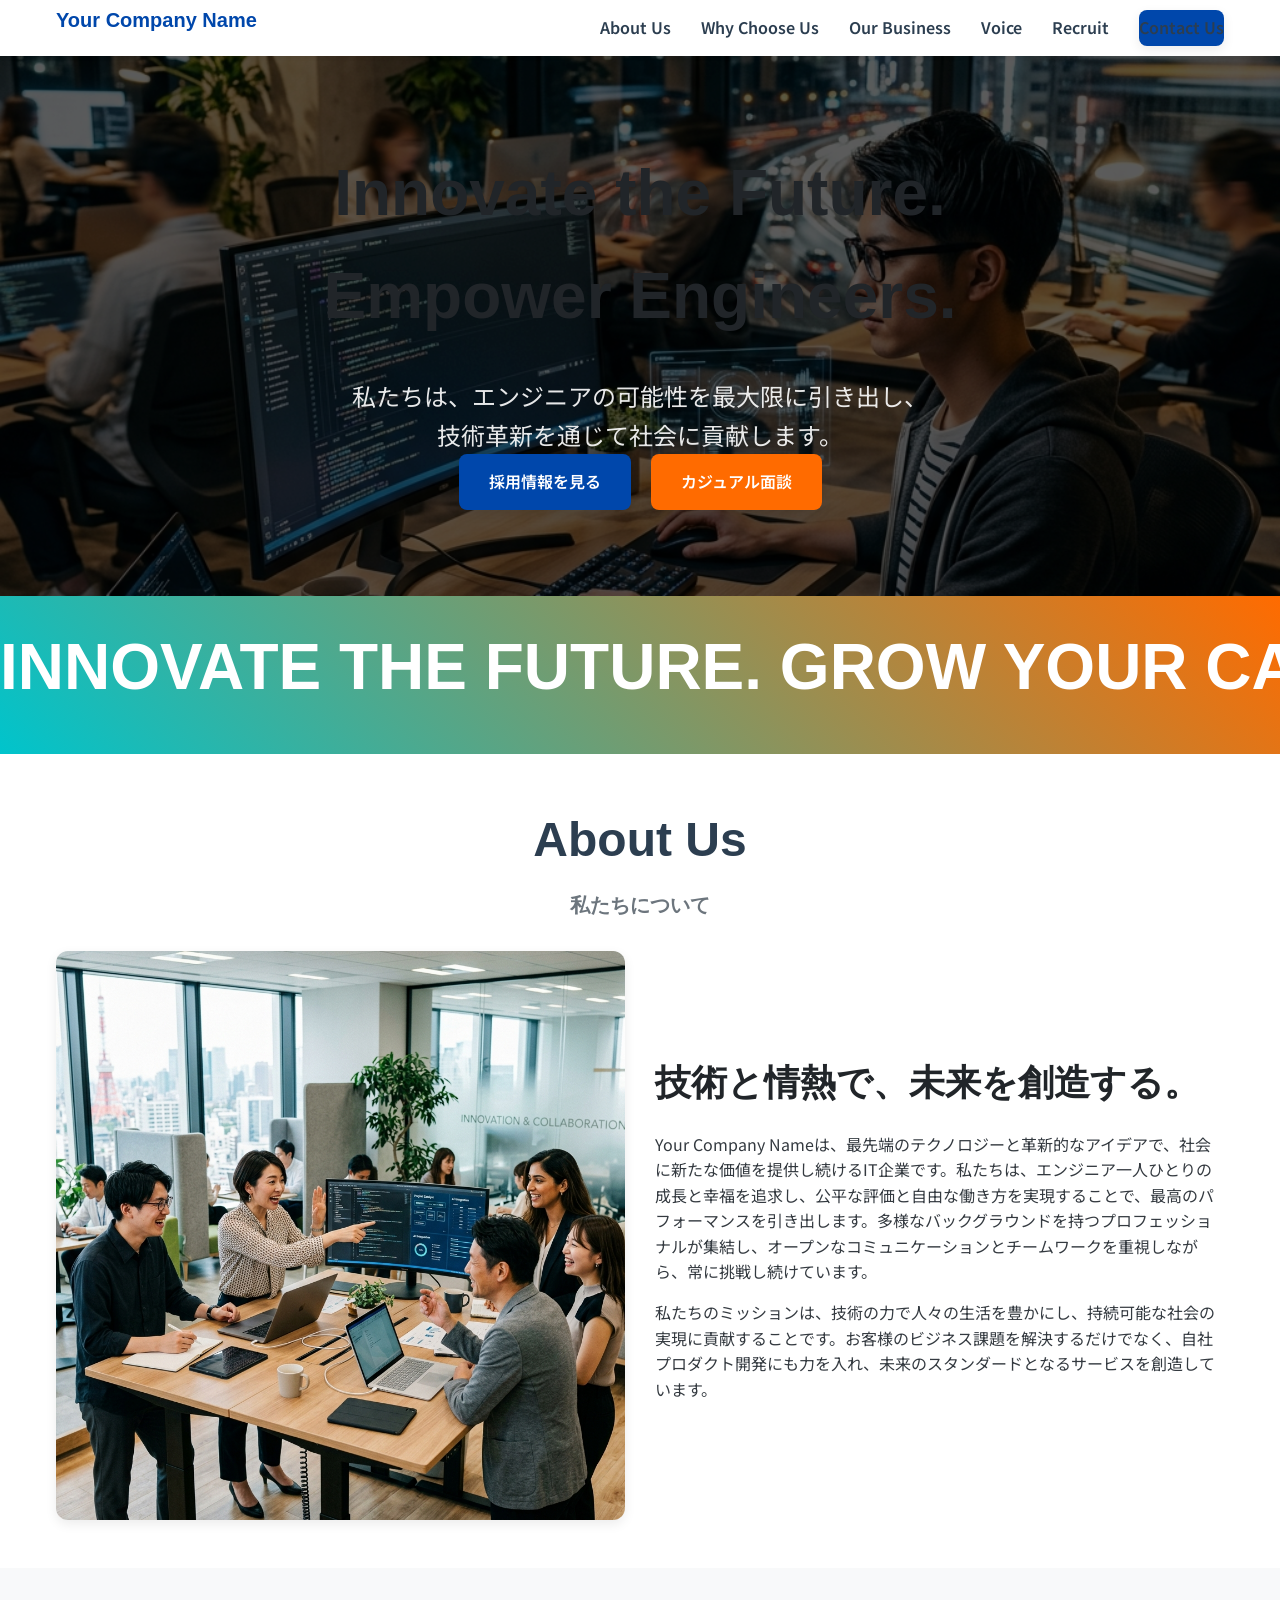
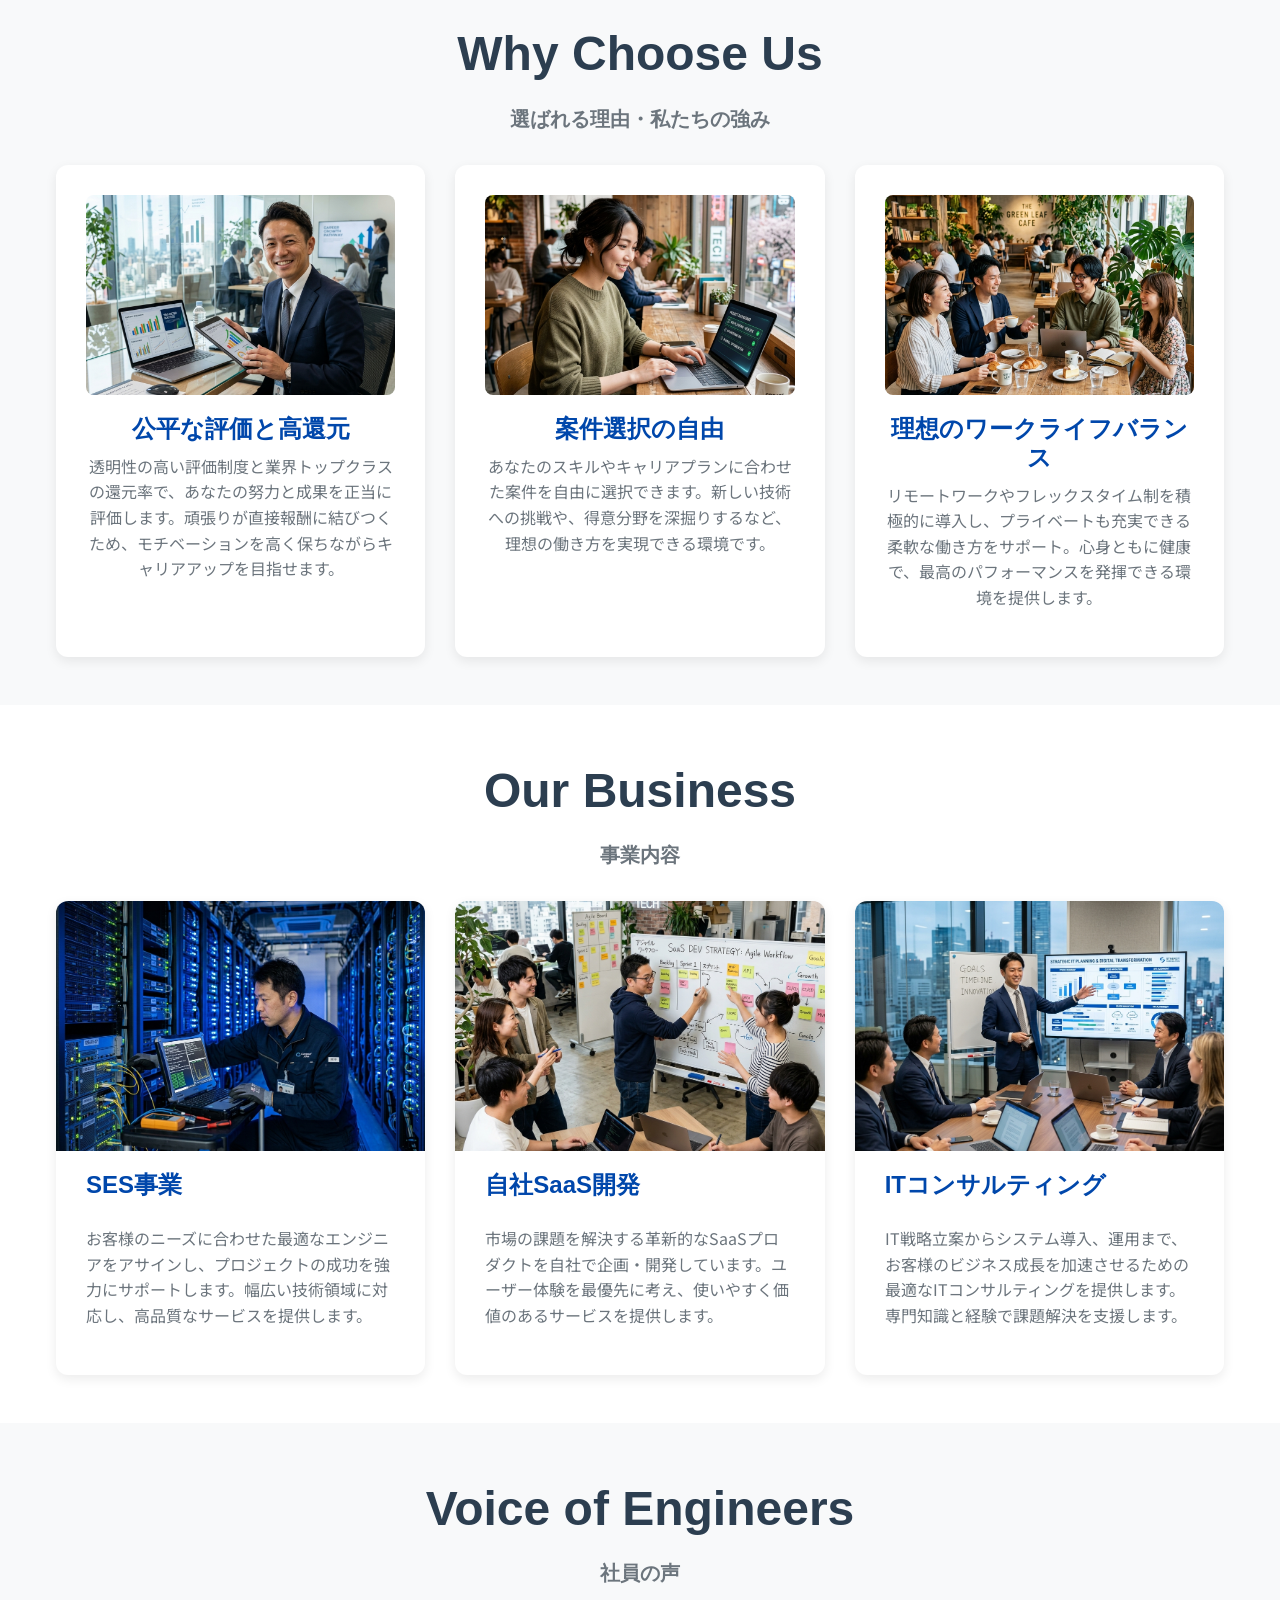
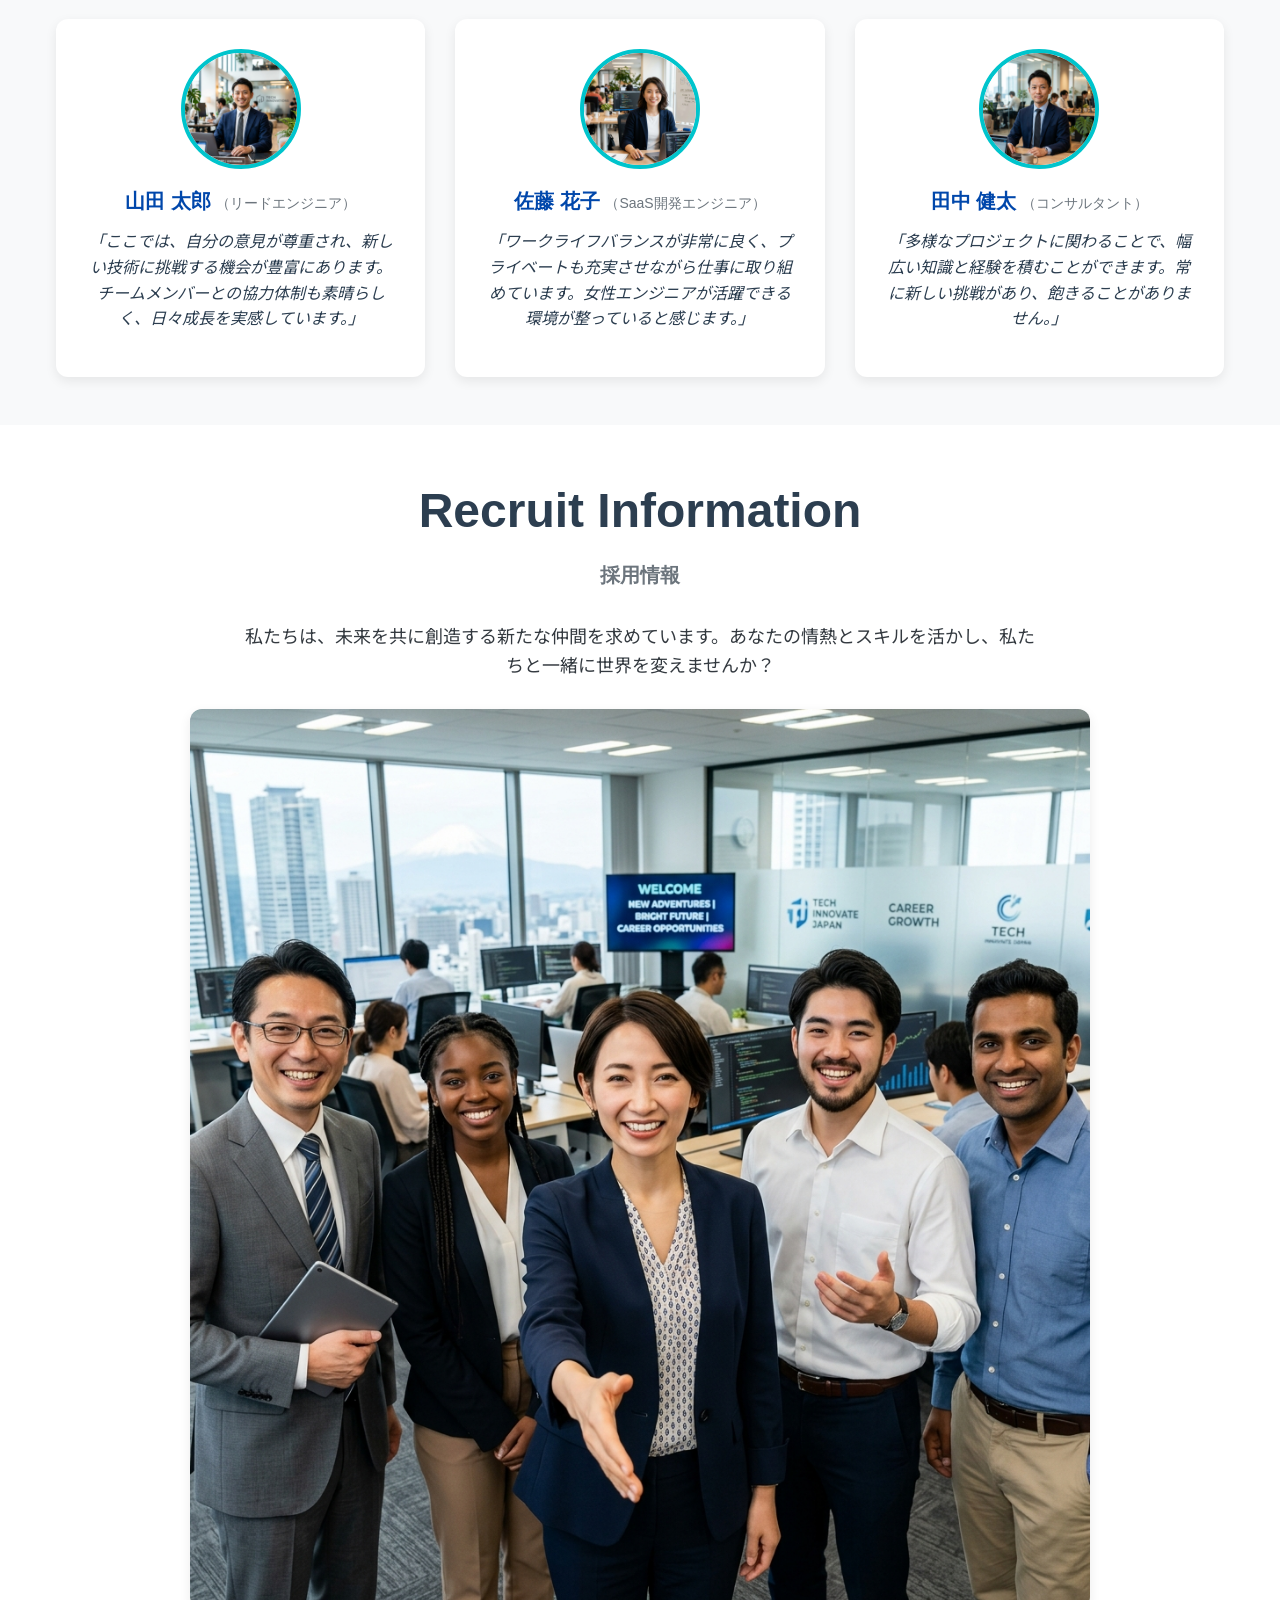
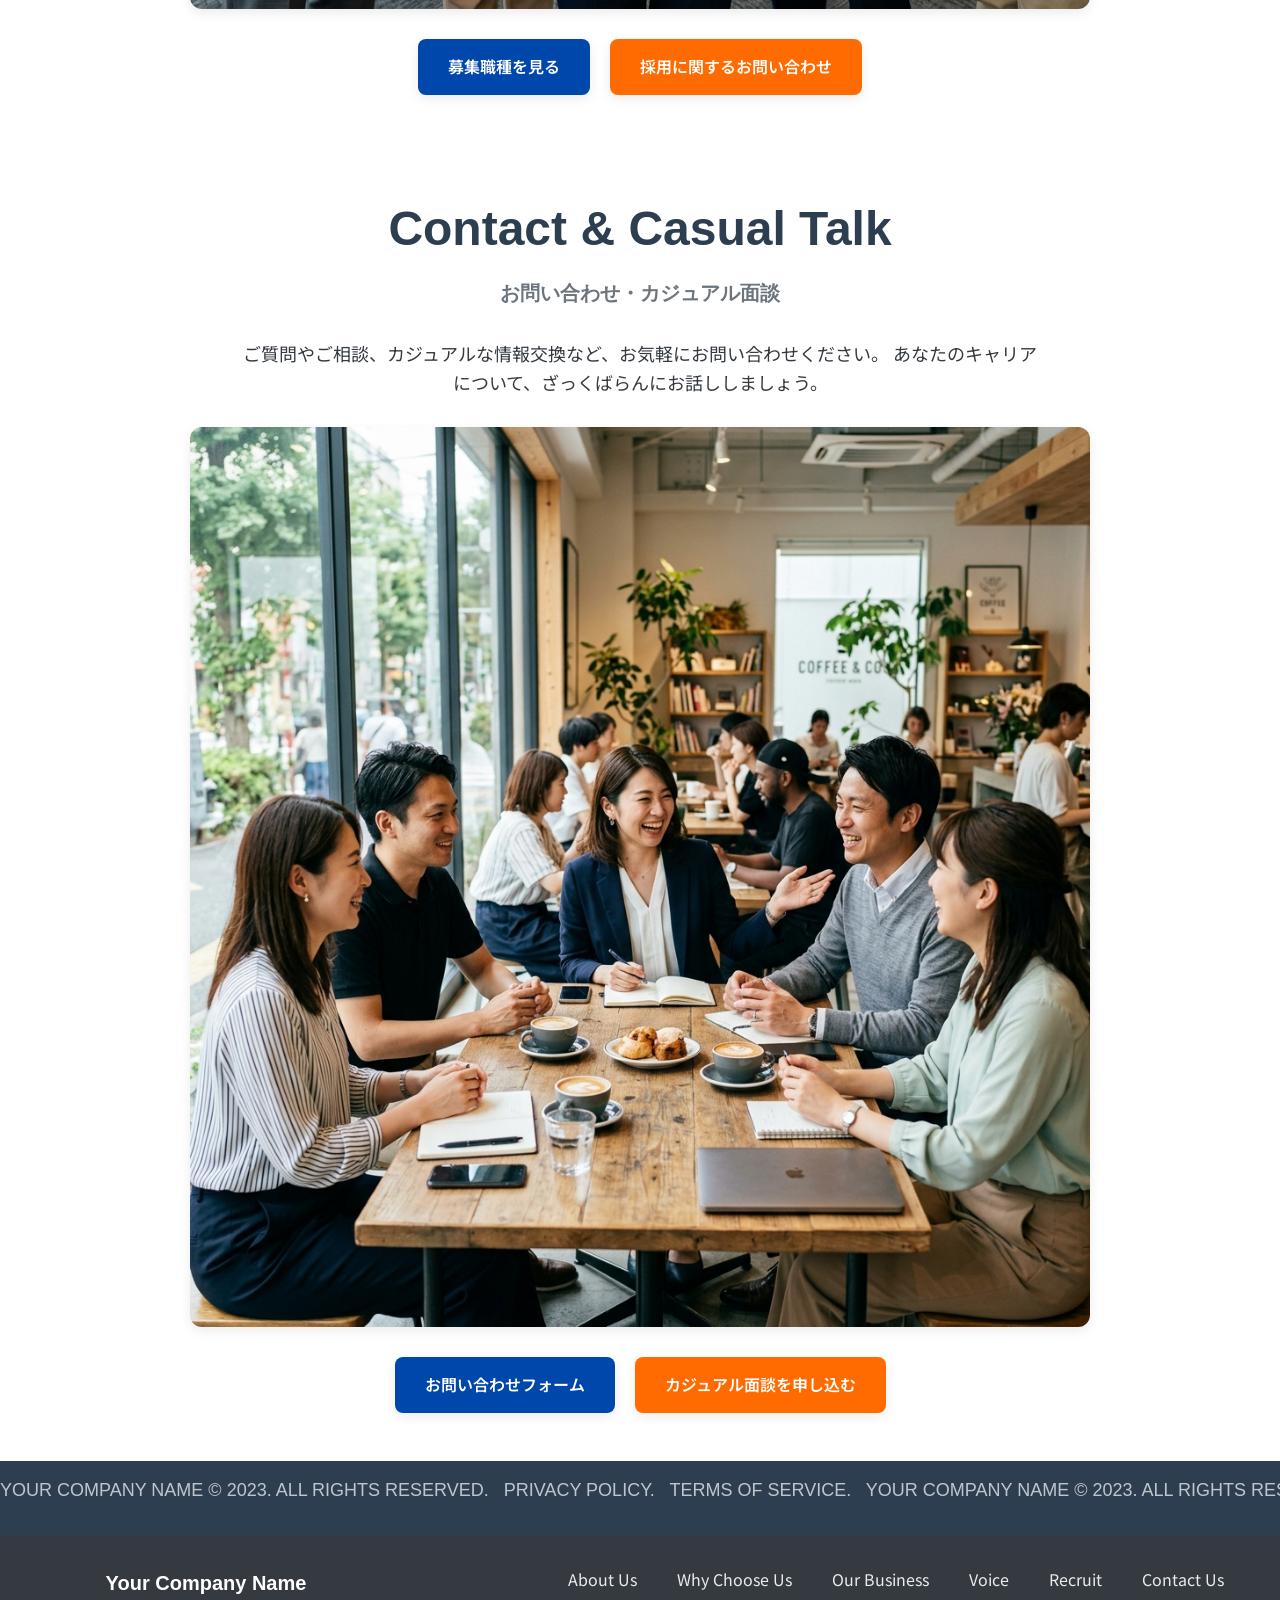
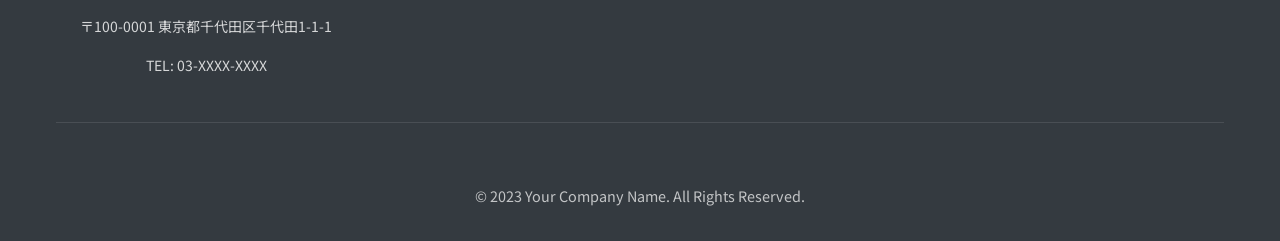
<file: index.html>
<!DOCTYPE html>
<html lang="ja">

<head>
    <meta charset="UTF-8">
    <meta name="viewport" content="width=device-width, initial-scale=1.0">
    <title>未来を拓くテクノロジー企業 | Your Company Name</title>
    <link rel="preconnect" href="https://fonts.googleapis.com">
    <link rel="preconnect" href="https://fonts.gstatic.com" crossorigin>
    <link
        href="https://fonts.googleapis.com/css2?family=Inter:wght@400;600;700&family=Noto+Sans+JP:wght@400;600;700&display=swap"
        rel="stylesheet">
    <!-- CSSは外部ファイルとして読み込むことを想定 -->
    <link rel="stylesheet" href="style.css">
</head>

<body>
    <header class="l-header">
        <div class="l-header__inner l-container">
            <h1 class="c-logo"><a href="#">Your Company Name</a></h1>
            <nav class="l-global-nav">
                <ul class="l-global-nav__list">
                    <li class="l-global-nav__item"><a href="#about">About Us</a></li>
                    <li class="l-global-nav__item"><a href="#why-choose-us">Why Choose Us</a></li>
                    <li class="l-global-nav__item"><a href="#our-business">Our Business</a></li>
                    <li class="l-global-nav__item"><a href="#voice">Voice</a></li>
                    <li class="l-global-nav__item"><a href="#recruit">Recruit</a></li>
                    <li class="l-global-nav__item c-global-nav__item--cta">
                        <a href="#contact" class="c-btn c-btn--primary">Contact Us</a>
                    </li>
                </ul>
            </nav>
            <div class="hamburger-button js-hamburger-trigger">
                <span></span>
                <span></span>
                <span></span>
            </div>
        </div>
    </header>

    <main class="l-main">
        <section id="hero" class="l-hero p-hero">
            <div class="p-hero__background">
                <img src="images/hero_engineer.png"
                    alt="未来的なオフィスで働く日本人エンジニア">
            </div>
            <div class="p-hero__inner l-container">
                <h2 class="p-hero__heading">Innovate the Future.<br>Empower Engineers.</h2>
                <p class="p-hero__text">私たちは、エンジニアの可能性を最大限に引き出し、<br>技術革新を通じて社会に貢献します。</p>
                <div class="p-hero__actions">
                    <a href="#recruit" class="c-btn c-btn--primary">採用情報を見る</a>
                    <a href="#contact" class="c-btn c-btn--secondary">カジュアル面談</a>
                </div>
            </div>
        </section>

        <div class="c-marquee">
            <p class="c-marquee__text">INNOVATE THE FUTURE. GROW YOUR CAREER. EMPOWER ENGINEERS. &nbsp; INNOVATE THE
                FUTURE. GROW YOUR CAREER. EMPOWER ENGINEERS. &nbsp; INNOVATE THE FUTURE. GROW YOUR CAREER. EMPOWER
                ENGINEERS. &nbsp;</p>
        </div>

        <section id="about" class="l-section p-about">
            <div class="l-section__inner l-container">
                <h2 class="c-section-heading">About Us<span class="c-section-heading__sub">私たちについて</span></h2>
                <div class="p-about__content">
                    <div class="p-about__image">
                        <img src="images/about_team.png"
                            alt="活発に議論する日本人ビジネスチーム">
                    </div>
                    <div class="p-about__text-block">
                        <h3 class="p-about__title">技術と情熱で、未来を創造する。</h3>
                        <p class="p-about__description">
                            Your Company
                            Nameは、最先端のテクノロジーと革新的なアイデアで、社会に新たな価値を提供し続けるIT企業です。私たちは、エンジニア一人ひとりの成長と幸福を追求し、公平な評価と自由な働き方を実現することで、最高のパフォーマンスを引き出します。多様なバックグラウンドを持つプロフェッショナルが集結し、オープンなコミュニケーションとチームワークを重視しながら、常に挑戦し続けています。
                        </p>
                        <p class="p-about__description">
                            私たちのミッションは、技術の力で人々の生活を豊かにし、持続可能な社会の実現に貢献することです。お客様のビジネス課題を解決するだけでなく、自社プロダクト開発にも力を入れ、未来のスタンダードとなるサービスを創造しています。
                        </p>
                    </div>
                </div>
            </div>
        </section>

        <section id="why-choose-us" class="l-section p-why-choose-us">
            <div class="l-section__inner l-container">
                <h2 class="c-section-heading">Why Choose Us<span class="c-section-heading__sub">選ばれる理由・私たちの強み</span>
                </h2>
                <ul class="p-why-choose-us__list">
                    <li class="p-why-choose-us__item">
                        <div class="p-why-choose-us__image">
                            <img src="images/why_growth.png"
                                alt="キャリア成長を喜ぶ日本人プロフェッショナル">
                        </div>
                        <h3 class="p-why-choose-us__title">公平な評価と高還元</h3>
                        <p class="p-why-choose-us__description">
                            透明性の高い評価制度と業界トップクラスの還元率で、あなたの努力と成果を正当に評価します。頑張りが直接報酬に結びつくため、モチベーションを高く保ちながらキャリアアップを目指せます。
                        </p>
                    </li>
                    <li class="p-why-choose-us__item">
                        <div class="p-why-choose-us__image">
                            <img src="images/why_freedom.png"
                                alt="プロジェクトを選ぶ日本人エンジニア">
                        </div>
                        <h3 class="p-why-choose-us__title">案件選択の自由</h3>
                        <p class="p-why-choose-us__description">
                            あなたのスキルやキャリアプランに合わせた案件を自由に選択できます。新しい技術への挑戦や、得意分野を深掘りするなど、理想の働き方を実現できる環境です。
                        </p>
                    </li>
                    <li class="p-why-choose-us__item">
                        <div class="p-why-choose-us__image">
                            <img src="images/why_worklife.png"
                                alt="ワークライフバランスを楽しむ日本人">
                        </div>
                        <h3 class="p-why-choose-us__title">理想のワークライフバランス</h3>
                        <p class="p-why-choose-us__description">
                            リモートワークやフレックスタイム制を積極的に導入し、プライベートも充実できる柔軟な働き方をサポート。心身ともに健康で、最高のパフォーマンスを発揮できる環境を提供します。
                        </p>
                    </li>
                </ul>
            </div>
        </section>

        <section id="our-business" class="l-section p-our-business">
            <div class="l-section__inner l-container">
                <h2 class="c-section-heading">Our Business<span class="c-section-heading__sub">事業内容</span></h2>
                <ul class="p-our-business__list">
                    <li class="p-our-business__item">
                        <div class="p-our-business__image">
                            <img src="images/biz_ses.png"
                                alt="サーバー室で作業する日本人エンジニア">
                        </div>
                        <h3 class="p-our-business__title">SES事業</h3>
                        <p class="p-our-business__description">
                            お客様のニーズに合わせた最適なエンジニアをアサインし、プロジェクトの成功を強力にサポートします。幅広い技術領域に対応し、高品質なサービスを提供します。
                        </p>
                    </li>
                    <li class="p-our-business__item">
                        <div class="p-our-business__image">
                            <img src="images/biz_saas.png"
                                alt="SaaS開発についてブレインストーミングする日本のスタートアップチーム">
                        </div>
                        <h3 class="p-our-business__title">自社SaaS開発</h3>
                        <p class="p-our-business__description">
                            市場の課題を解決する革新的なSaaSプロダクトを自社で企画・開発しています。ユーザー体験を最優先に考え、使いやすく価値のあるサービスを提供します。
                        </p>
                    </li>
                    <li class="p-our-business__item">
                        <div class="p-our-business__image">
                            <img src="images/biz_consulting.png"
                                alt="クライアントとミーティングを行う日本人ビジネスコンサルタント">
                        </div>
                        <h3 class="p-our-business__title">ITコンサルティング</h3>
                        <p class="p-our-business__description">
                            IT戦略立案からシステム導入、運用まで、お客様のビジネス成長を加速させるための最適なITコンサルティングを提供します。専門知識と経験で課題解決を支援します。
                        </p>
                    </li>
                </ul>
            </div>
        </section>

        <section id="voice" class="l-section p-voice">
            <div class="l-section__inner l-container">
                <h2 class="c-section-heading">Voice of Engineers<span class="c-section-heading__sub">社員の声</span></h2>
                <ul class="p-voice__list">
                    <li class="p-voice__item">
                        <div class="p-voice__image">
                            <img src="images/voice_male.png"
                                alt="笑顔の日本人男性エンジニア">
                        </div>
                        <h3 class="p-voice__name">山田 太郎 <span class="p-voice__position">（リードエンジニア）</span></h3>
                        <p class="p-voice__comment">
                            「ここでは、自分の意見が尊重され、新しい技術に挑戦する機会が豊富にあります。チームメンバーとの協力体制も素晴らしく、日々成長を実感しています。」
                        </p>
                    </li>
                    <li class="p-voice__item">
                        <div class="p-voice__image">
                            <img src="images/voice_female.png"
                                alt="自信に満ちた日本人女性エンジニア">
                        </div>
                        <h3 class="p-voice__name">佐藤 花子 <span class="p-voice__position">（SaaS開発エンジニア）</span></h3>
                        <p class="p-voice__comment">
                            「ワークライフバランスが非常に良く、プライベートも充実させながら仕事に取り組めています。女性エンジニアが活躍できる環境が整っていると感じます。」
                        </p>
                    </li>
                    <li class="p-voice__item">
                        <div class="p-voice__image">
                            <img src="images/voice_consultant.png"
                                alt="集中してコーディングする日本人エンジニア">
                        </div>
                        <h3 class="p-voice__name">田中 健太 <span class="p-voice__position">（コンサルタント）</span></h3>
                        <p class="p-voice__comment">
                            「多様なプロジェクトに関わることで、幅広い知識と経験を積むことができます。常に新しい挑戦があり、飽きることがありません。」
                        </p>
                    </li>
                </ul>
            </div>
        </section>

        <section id="recruit" class="l-section p-recruit">
            <div class="l-section__inner l-container">
                <h2 class="c-section-heading">Recruit Information<span class="c-section-heading__sub">採用情報</span></h2>
                <p class="p-recruit__text">
                    私たちは、未来を共に創造する新たな仲間を求めています。あなたの情熱とスキルを活かし、私たちと一緒に世界を変えませんか？
                </p>
                <div class="p-recruit__image">
                    <img src="images/recruit_team.png"
                        alt="新しい仲間を歓迎する多様な日本人チーム">
                </div>
                <div class="p-recruit__actions">
                    <a href="#" class="c-btn c-btn--primary">募集職種を見る</a>
                    <a href="#contact" class="c-btn c-btn--secondary">採用に関するお問い合わせ</a>
                </div>
            </div>
        </section>

        <section id="contact" class="l-section p-contact">
            <div class="l-section__inner l-container">
                <h2 class="c-section-heading">Contact & Casual Talk<span
                        class="c-section-heading__sub">お問い合わせ・カジュアル面談</span></h2>
                <p class="p-contact__text">
                    ご質問やご相談、カジュアルな情報交換など、お気軽にお問い合わせください。
                    あなたのキャリアについて、ざっくばらんにお話ししましょう。
                </p>
                <div class="p-contact__image">
                    <img src="images/contact_casual.png"
                        alt="カジュアルな雰囲気で話す日本人ビジネスパーソン">
                </div>
                <div class="p-contact__actions">
                    <a href="#" class="c-btn c-btn--primary">お問い合わせフォーム</a>
                    <a href="#" class="c-btn c-btn--secondary">カジュアル面談を申し込む</a>
                </div>
            </div>
        </section>
    </main>

    <div class="c-marquee c-marquee--footer">
        <p class="c-marquee__text">YOUR COMPANY NAME &copy; 2023. ALL RIGHTS RESERVED. &nbsp; PRIVACY POLICY. &nbsp;
            TERMS OF SERVICE. &nbsp; YOUR COMPANY NAME &copy; 2023. ALL RIGHTS RESERVED. &nbsp; PRIVACY POLICY. &nbsp;
            TERMS OF SERVICE. &nbsp;</p>
    </div>

    <footer class="l-footer">
        <div class="l-footer__inner l-container">
            <div class="l-footer__top">
                <div class="l-footer__brand">
                    <p class="c-logo c-logo--footer"><a href="#">Your Company Name</a></p>
                    <p class="l-footer__address">〒100-0001 東京都千代田区千代田1-1-1</p>
                    <p class="l-footer__tel">TEL: 03-XXXX-XXXX</p>
                </div>
                <nav class="l-footer-nav">
                    <ul class="l-footer-nav__list">
                        <li class="l-footer-nav__item"><a href="#about">About Us</a></li>
                        <li class="l-footer-nav__item"><a href="#why-choose-us">Why Choose Us</a></li>
                        <li class="l-footer-nav__item"><a href="#our-business">Our Business</a></li>
                        <li class="l-footer-nav__item"><a href="#voice">Voice</a></li>
                        <li class="l-footer-nav__item"><a href="#recruit">Recruit</a></li>
                        <li class="l-footer-nav__item"><a href="#contact">Contact Us</a></li>
                    </ul>
                </nav>
            </div>
            <div class="l-footer__bottom">
                <small class="l-footer__copyright">&copy; 2023 Your Company Name. All Rights Reserved.</small>
            </div>
        </div>
    </footer>
    <!-- JavaScriptは外部ファイルとして読み込むことを想定 -->
    <script src="script.js"></script>
</body>

</html>
</file>
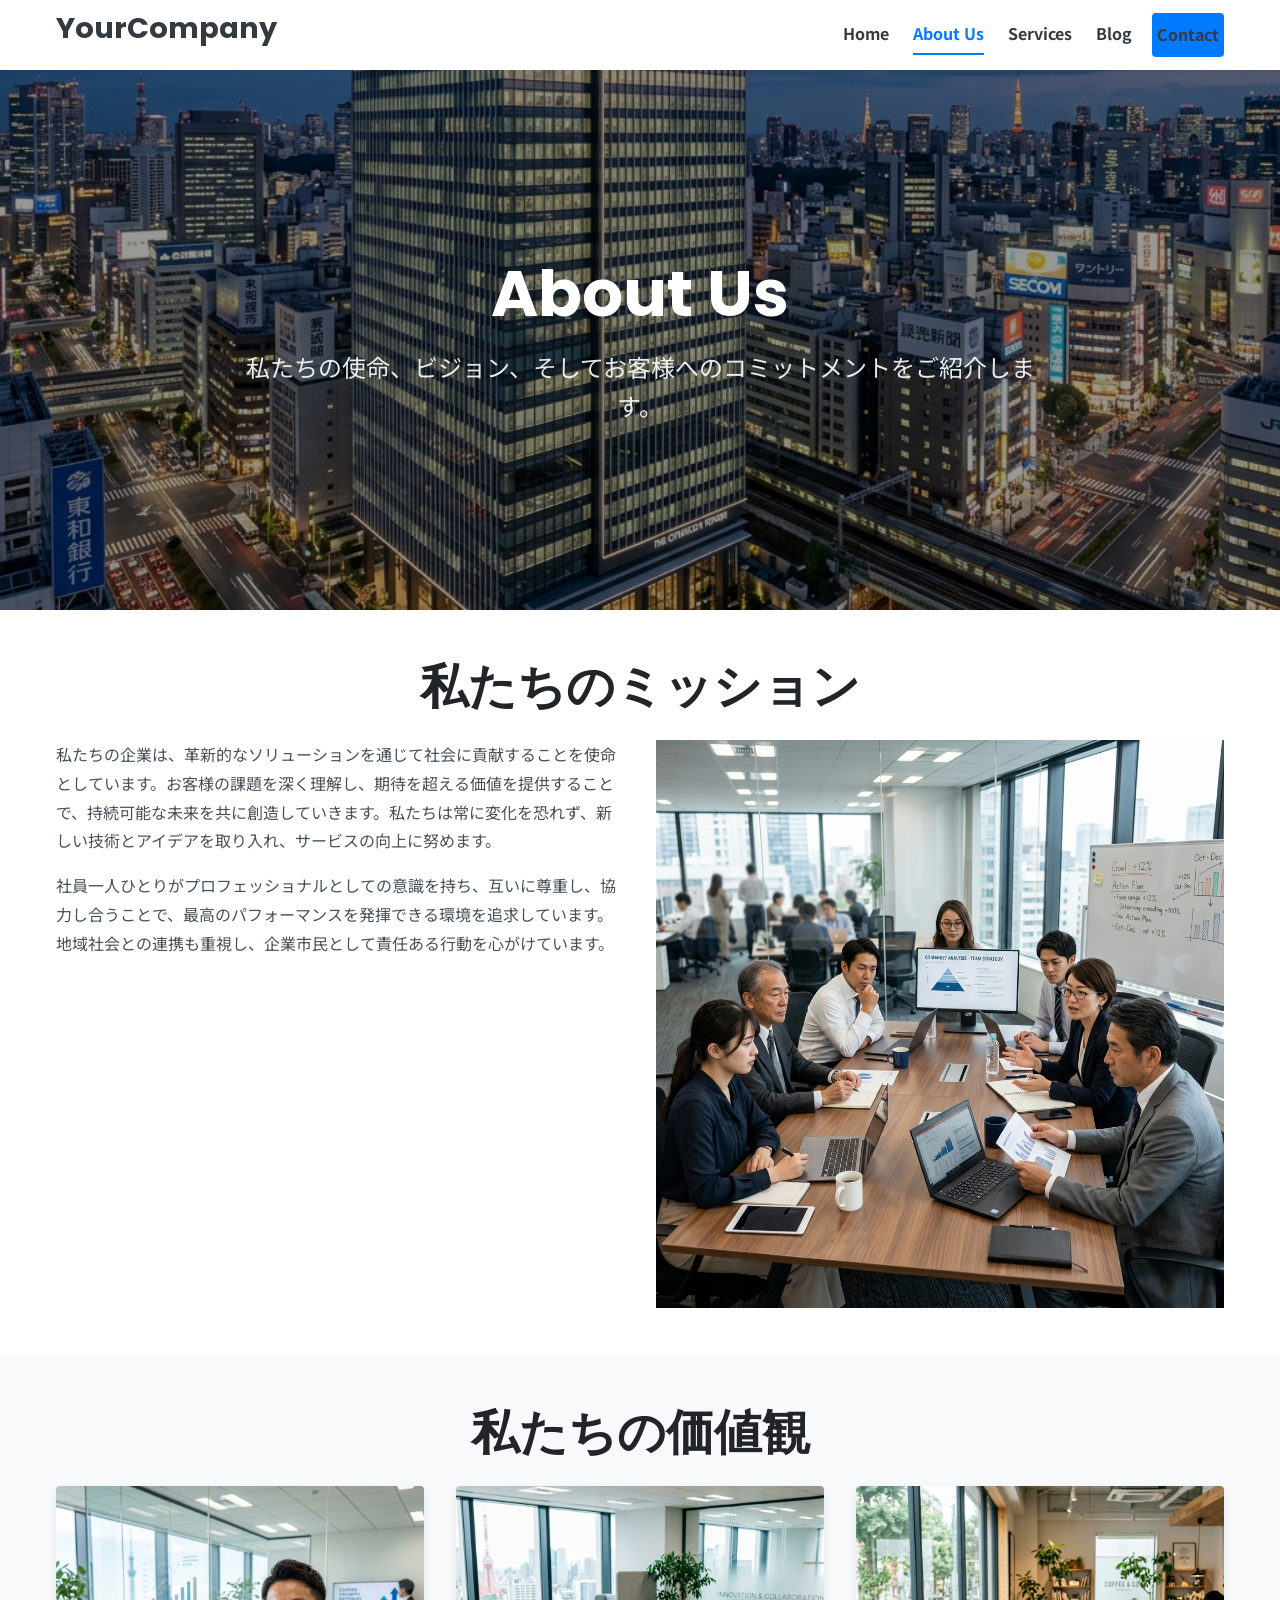
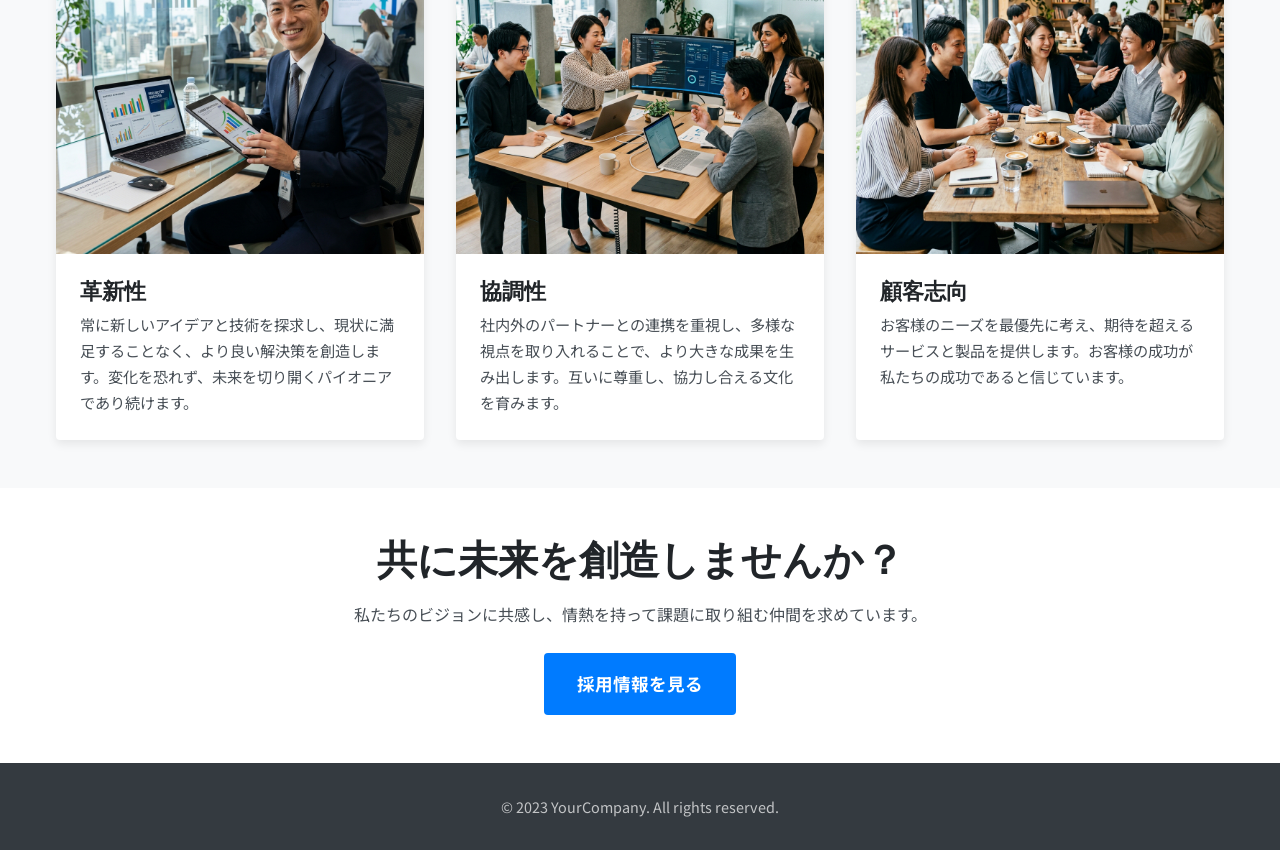
<file: about-us.html>
<!DOCTYPE html>
<html lang="ja">

<head>
    <meta charset="UTF-8">
    <meta name="viewport" content="width=device-width, initial-scale=1.0">
    <title>About Us - 企業サイト</title>
    <meta name="description" content="私たちの企業理念、ミッション、そして価値観についてご紹介します。">
    <link rel="stylesheet" href="style.css">
    <link rel="preconnect" href="https://fonts.googleapis.com">
    <link rel="preconnect" href="https://fonts.gstatic.com" crossorigin>
    <link
        href="https://fonts.googleapis.com/css2?family=Noto+Sans+JP:wght@400;700&family=Poppins:wght@400;700&display=swap"
        rel="stylesheet">
</head>

<body>
    <header class="l-header">
        <div class="l-header__inner l-container">
            <h1 class="l-header__logo">
                <a href="index.html">YourCompany</a>
            </h1>
            <nav class="l-header__nav c-nav">
                <ul class="c-nav__list">
                    <li class="c-nav__item"><a href="index.html" class="c-nav__link">Home</a></li>
                    <li class="c-nav__item"><a href="about.html" class="c-nav__link is-current">About Us</a></li>
                    <li class="c-nav__item"><a href="#" class="c-nav__link">Services</a></li>
                    <li class="c-nav__item"><a href="#" class="c-nav__link">Blog</a></li>
                    <li class="c-nav__item"><a href="#" class="c-nav__link c-button c-button--primary">Contact</a></li>
                </ul>
            </nav>
            <button class="c-hamburger" aria-label="メニューを開く">
                <span></span>
                <span></span>
                <span></span>
            </button>
        </div>
    </header>

    <main>
        <section class="p-hero">
            <img src="images/hero_city.png" alt="企業ビルと都市の風景">
            <div class="p-hero__content">
                <h2 class="p-hero__title">About Us</h2>
                <p class="p-hero__text">私たちの使命、ビジョン、そしてお客様へのコミットメントをご紹介します。</p>
            </div>
        </section>

        <section class="l-section">
            <div class="l-container">
                <h2 class="c-heading c-heading--primary u-text-center u-mb-lg">私たちのミッション</h2>
                <div class="l-grid l-grid--2col">
                    <div>
                        <p class="c-text u-mb-md">
                            私たちの企業は、革新的なソリューションを通じて社会に貢献することを使命としています。お客様の課題を深く理解し、期待を超える価値を提供することで、持続可能な未来を共に創造していきます。私たちは常に変化を恐れず、新しい技術とアイデアを取り入れ、サービスの向上に努めます。
                        </p>
                        <p class="c-text">
                            社員一人ひとりがプロフェッショナルとしての意識を持ち、互いに尊重し、協力し合うことで、最高のパフォーマンスを発揮できる環境を追求しています。地域社会との連携も重視し、企業市民として責任ある行動を心がけています。
                        </p>
                    </div>
                    <div>
                        <img src="images/about_meeting.png" alt="チームミーティングの様子">
                    </div>
                </div>
            </div>
        </section>

        <section class="l-section l-section--gray">
            <div class="l-container">
                <h2 class="c-heading c-heading--primary u-text-center u-mb-lg">私たちの価値観</h2>
                <div class="l-grid l-grid--3col">
                    <div class="c-card">
                        <img src="images/value_innovation.png" alt="イノベーションの概念を表す電球">
                        <div class="c-card__content">
                            <h3 class="c-card__title">革新性</h3>
                            <p class="c-card__text">
                                常に新しいアイデアと技術を探求し、現状に満足することなく、より良い解決策を創造します。変化を恐れず、未来を切り開くパイオニアであり続けます。
                            </p>
                        </div>
                    </div>
                    <div class="c-card">
                        <img src="images/value_teamwork.png" alt="チームワークを表す共同作業">
                        <div class="c-card__content">
                            <h3 class="c-card__title">協調性</h3>
                            <p class="c-card__text">
                                社内外のパートナーとの連携を重視し、多様な視点を取り入れることで、より大きな成果を生み出します。互いに尊重し、協力し合える文化を育みます。
                            </p>
                        </div>
                    </div>
                    <div class="c-card">
                        <img src="images/value_customer.png" alt="顧客満足を表す笑顔の人々">
                        <div class="c-card__content">
                            <h3 class="c-card__title">顧客志向</h3>
                            <p class="c-card__text">
                                お客様のニーズを最優先に考え、期待を超えるサービスと製品を提供します。お客様の成功が私たちの成功であると信じています。
                            </p>
                        </div>
                    </div>
                </div>
            </div>
        </section>

        <section class="l-section">
            <div class="l-container u-text-center">
                <h2 class="c-heading c-heading--secondary u-mb-md">共に未来を創造しませんか？</h2>
                <p class="c-text u-mb-lg">
                    私たちのビジョンに共感し、情熱を持って課題に取り組む仲間を求めています。
                </p>
                <a href="#" class="c-button c-button--primary c-button--large">採用情報を見る</a>
            </div>
        </section>
    </main>

    <footer class="l-footer">
        <div class="l-footer__inner l-container">
            <p class="l-footer__copyright">&copy; 2023 YourCompany. All rights reserved.</p>
        </div>
    </footer>

    <script src="script.js"></script>
</body>

</html>
</file>
<file: style.css>
/*
 * デザイントークンの定義
 * JSON値をCSSカスタムプロパティとして定義
 */
:root {
    /* Colors */
    --color-primary-blue: #0047AB;
    --color-secondary-cyan: #00C4CC;
    --color-accent-orange: #FF6B00;
    --color-gradient-start: #00C4CC;
    --color-gradient-end: #FF6B00;

    --color-text-dark: #2C3E50;
    --color-text-sub: #6C757D;
    --color-text-white: #FFFFFF;

    --color-bg-white: #FFFFFF;
    --color-bg-light-gray: #F8F9FA;

    --color-border-medium-gray: #E0E0E0;

    /* Fonts */
    --font-family-heading: 'Inter', 'Noto Sans JP', sans-serif;
    --font-family-body: 'Inter', 'Noto Sans JP', sans-serif;

    --font-weight-regular: 400;
    --font-weight-semi-bold: 600;
    --font-weight-bold: 700;

    --font-size-h1: clamp(3rem, 5vw, 4rem);
    /* 48px - 64px */
    --font-size-h2: clamp(2.25rem, 4vw, 3rem);
    /* 36px - 48px */
    --font-size-h3: clamp(1.75rem, 3vw, 2.25rem);
    /* 28px - 36px */
    --font-size-h4: 1.5rem;
    /* 24px */
    --font-size-h5: 1.25rem;
    /* 20px */
    --font-size-h6: 1.125rem;
    /* 18px */
    --font-size-body: 1rem;
    /* 16px */
    --font-size-body-lg: 1.125rem;
    /* 18px */
    --font-size-caption: 0.875rem;
    /* 14px */

    --line-height-heading: 1.6;
    --line-height-body: 1.8;

    /* Spacing */
    --space-section-pc: 120px 0;
    --space-section-sp: 60px 0;
    --space-content-gap: 30px;
    --max-width-content: 1200px;

    /* Breakpoints */
    --breakpoint-desktop: 1024px;
    --breakpoint-tablet: 768px;
    --breakpoint-mobile: 480px;

    /* Border Radius */
    --border-radius-default: 8px;
    --border-radius-large: 12px;
    --border-radius-full: 50%;

    /* Shadows */
    --shadow-default: 0 4px 12px rgba(0, 0, 0, 0.08);
    --shadow-hover: 0 8px 20px rgba(0, 0, 0, 0.12);

    /* Transitions */
    --transition-default: all 0.3s ease;
}

/*
 * General / Reset Styles
 */
*,
*::before,
*::after {
    box-sizing: border-box;
    margin: 0;
    padding: 0;
}

body {
    font-family: var(--font-family-body);
    font-weight: var(--font-weight-regular);
    color: var(--color-text-dark);
    line-height: var(--line-height-body);
    background-color: var(--color-bg-white);
    -webkit-font-smoothing: antialiased;
    -moz-osx-font-smoothing: grayscale;
}

/* メニューが開いているときにスクロールを固定 */
body.is-open {
    overflow: hidden;
}

a {
    color: inherit;
    text-decoration: none;
    transition: var(--transition-default);
}

a:hover {
    opacity: 0.8;
}

img {
    max-width: 100%;
    height: auto;
    display: block;
}

ul {
    list-style: none;
}

/*
 * Layout Components (l-)
 */
.l-container {
    max-width: var(--max-width-content);
    margin: 0 auto;
    padding: 0 20px;
    /* 左右の余白 */
}

.l-section {
    padding: var(--space-section-pc);
}

.l-header {
    position: fixed;
    top: 0;
    left: 0;
    width: 100%;
    background-color: var(--color-bg-white);
    box-shadow: var(--shadow-default);
    z-index: 1000;
    padding: 15px 0;
}

.l-header__inner {
    display: flex;
    justify-content: space-between;
    align-items: center;
}

.l-global-nav__list {
    display: flex;
    gap: 30px;
    align-items: center;
}

.l-global-nav__item a {
    font-size: var(--font-size-body);
    font-weight: var(--font-weight-semi-bold);
    color: var(--color-text-dark);
    padding: 5px 0;
    position: relative;
}

.l-global-nav__item a::after {
    content: '';
    position: absolute;
    left: 0;
    bottom: 0;
    width: 0;
    height: 2px;
    background-color: var(--color-secondary-cyan);
    transition: var(--transition-default);
}

.l-global-nav__item a:hover::after {
    width: 100%;
}

.l-footer {
    background-color: var(--color-text-dark);
    color: var(--color-text-white);
    padding: var(--space-section-pc);
}

.l-footer__top {
    display: flex;
    justify-content: space-between;
    padding-bottom: var(--space-content-gap);
    margin-bottom: var(--space-content-gap);
    border-bottom: 1px solid rgba(255, 255, 255, 0.1);
    flex-wrap: wrap;
    gap: var(--space-content-gap);
}

.l-footer__brand {
    flex-basis: 300px;
}

.l-footer__address,
.l-footer__tel {
    font-size: var(--font-size-caption);
    margin-top: 10px;
    color: var(--color-text-white);
    opacity: 0.8;
}

.l-footer-nav__list {
    display: flex;
    flex-wrap: wrap;
    gap: 20px 40px;
}

.l-footer-nav__item a {
    font-size: var(--font-size-body);
    color: var(--color-text-white);
    opacity: 0.9;
}

.l-footer-nav__item a:hover {
    opacity: 1;
    color: var(--color-secondary-cyan);
}

.l-footer__bottom {
    text-align: center;
    padding-top: var(--space-content-gap);
}

.l-footer__copyright {
    font-size: var(--font-size-caption);
    color: var(--color-text-white);
    opacity: 0.7;
}

/*
 * Common Components (c-)
 */
.c-logo {
    font-family: var(--font-family-heading);
    font-size: var(--font-size-h5);
    font-weight: var(--font-weight-bold);
    color: var(--color-primary-blue);
}

.c-logo a {
    color: inherit;
    text-decoration: none;
}

.c-logo--footer {
    color: var(--color-text-white);
}

.c-btn {
    display: inline-flex;
    align-items: center;
    justify-content: center;
    padding: 15px 30px;
    border-radius: var(--border-radius-default);
    font-size: var(--font-size-body);
    font-weight: var(--font-weight-semi-bold);
    text-align: center;
    white-space: nowrap;
    cursor: pointer;
    transition: var(--transition-default);
    box-shadow: var(--shadow-default);
    border: none;
}

.c-btn--primary {
    background-color: var(--color-primary-blue);
    color: var(--color-text-white);
}

.c-btn--primary:hover {
    background-color: #003a93;
    /* darken(var(--color-primary-blue), 10%) を固定値に */
    box-shadow: var(--shadow-hover);
    transform: translateY(-2px);
}

.c-btn--secondary {
    background-color: var(--color-accent-orange);
    color: var(--color-text-white);
}

.c-btn--secondary:hover {
    background-color: #e65f00;
    /* darken(var(--color-accent-orange), 10%) を固定値に */
    box-shadow: var(--shadow-hover);
    transform: translateY(-2px);
}

.c-section-heading {
    font-family: var(--font-family-heading);
    font-size: var(--font-size-h2);
    font-weight: var(--font-weight-bold);
    color: var(--color-text-dark);
    text-align: center;
    margin-bottom: var(--space-content-gap);
    line-height: var(--line-height-heading);
}

.c-section-heading__sub {
    display: block;
    font-size: var(--font-size-h5);
    font-weight: var(--font-weight-semi-bold);
    color: var(--color-text-sub);
    margin-top: 10px;
}

/*
 * Hamburger Button
 */
.hamburger-button {
    display: none;
    /* デフォルトは非表示 */
    flex-direction: column;
    justify-content: space-between;
    width: 30px;
    height: 20px;
    cursor: pointer;
    position: relative;
    z-index: 1001;
    /* ナビゲーションより手前に */
}

.hamburger-button span {
    display: block;
    height: 2px;
    width: 100%;
    background-color: var(--color-text-dark);
    border-radius: 2px;
    transition: all 0.3s ease;
}

.hamburger-button.is-open span:nth-child(1) {
    transform: translateY(9px) rotate(45deg);
}

.hamburger-button.is-open span:nth-child(2) {
    opacity: 0;
}

.hamburger-button.is-open span:nth-child(3) {
    transform: translateY(-9px) rotate(-45deg);
}

/*
 * Marquee Animation
 */
@keyframes marqueeAnimation {
    0% {
        transform: translateX(0);
    }

    100% {
        transform: translateX(-50%);
    }
}

.c-marquee {
    background: linear-gradient(45deg, var(--color-gradient-start), var(--color-gradient-end));
    padding: 20px 0;
    overflow: hidden;
    position: relative;
    width: 100vw;
    /* 全幅レイアウト */
    margin-left: calc(50% - 50vw);
    /* 全幅レイアウト */
}

.c-marquee__text {
    white-space: nowrap;
    font-family: var(--font-family-heading);
    font-size: clamp(2rem, 5vw, 4rem);
    /* デザイナー指定のフォントサイズ */
    font-weight: var(--font-weight-bold);
    color: var(--color-text-white);
    display: inline-block;
    animation: marqueeAnimation 30s linear infinite;
    padding-right: 50px;
    /* テキスト間の隙間 */
}

.c-marquee--footer {
    background: var(--color-text-dark);
    padding: 15px 0;
}

.c-marquee--footer .c-marquee__text {
    font-size: var(--font-size-h6);
    font-weight: var(--font-weight-regular);
    color: var(--color-text-white);
    animation: marqueeAnimation 60s linear infinite;
    /* Footerは少しゆっくり */
    opacity: 0.7;
}

/*
 * Page Specific Styles (p-)
 */
.p-hero {
    position: relative;
    height: 100vh;
    display: flex;
    align-items: center;
    justify-content: center;
    overflow: hidden;
    color: var(--color-text-white);
    text-align: center;
}

.p-hero__background {
    position: absolute;
    top: 0;
    left: 0;
    width: 100vw;
    /* 全幅レイアウト */
    margin-left: calc(50% - 50vw);
    /* 全幅レイアウト */
    height: 100%;
    z-index: -1;
}

.p-hero__background img {
    width: 100%;
    height: 100%;
    object-fit: cover;
    filter: brightness(0.6);
    /* 背景画像を暗くしてテキストの視認性を高める */
}

.p-hero__inner {
    position: relative;
    z-index: 1;
    max-width: 900px;
    padding: 0 20px;
}

.p-hero__heading {
    font-family: var(--font-family-heading);
    font-size: var(--font-size-h1);
    font-weight: var(--font-weight-bold);
    line-height: var(--line-height-heading);
    margin-bottom: var(--space-content-gap);
}

.p-hero__text {
    font-size: var(--font-size-body-lg);
    margin-bottom: var(--space-content-gap);
    opacity: 0.9;
}

.p-hero__actions {
    display: flex;
    gap: 20px;
    justify-content: center;
    flex-wrap: wrap;
}

.p-about__content {
    display: flex;
    gap: var(--space-content-gap);
    align-items: center;
}

.p-about__image,
.p-about__text-block {
    flex: 1;
}

.p-about__image img {
    border-radius: var(--border-radius-large);
    box-shadow: var(--shadow-default);
}

.p-about__title {
    font-family: var(--font-family-heading);
    font-size: var(--font-size-h3);
    font-weight: var(--font-weight-bold);
    line-height: var(--line-height-heading);
    margin-bottom: 20px;
}

.p-about__description {
    font-size: var(--font-size-body);
    margin-bottom: 15px;
}

.p-why-choose-us {
    background-color: var(--color-bg-light-gray);
}

.p-why-choose-us__list {
    display: grid;
    grid-template-columns: repeat(auto-fit, minmax(300px, 1fr));
    gap: var(--space-content-gap);
}

.p-why-choose-us__item {
    background-color: var(--color-bg-white);
    border-radius: var(--border-radius-large);
    box-shadow: var(--shadow-default);
    padding: var(--space-content-gap);
    text-align: center;
    transition: var(--transition-default);
}

.p-why-choose-us__item:hover {
    box-shadow: var(--shadow-hover);
    transform: translateY(-5px);
}

.p-why-choose-us__image {
    width: 100%;
    height: 200px;
    /* 固定高さ */
    overflow: hidden;
    border-radius: var(--border-radius-default);
    margin-bottom: 20px;
}

.p-why-choose-us__image img {
    width: 100%;
    height: 100%;
    object-fit: cover;
}

.p-why-choose-us__title {
    font-family: var(--font-family-heading);
    font-size: var(--font-size-h4);
    font-weight: var(--font-weight-semi-bold);
    margin-bottom: 10px;
    color: var(--color-primary-blue);
}

.p-why-choose-us__description {
    font-size: var(--font-size-body);
    color: var(--color-text-sub);
}

.p-our-business__list {
    display: grid;
    grid-template-columns: repeat(auto-fit, minmax(300px, 1fr));
    gap: var(--space-content-gap);
}

.p-our-business__item {
    background-color: var(--color-bg-white);
    border-radius: var(--border-radius-large);
    box-shadow: var(--shadow-default);
    transition: var(--transition-default);
    overflow: hidden;
}

.p-our-business__item:hover {
    box-shadow: var(--shadow-hover);
    transform: translateY(-5px);
}

.p-our-business__image {
    width: 100%;
    height: 250px;
    /* 固定高さ */
    overflow: hidden;
}

.p-our-business__image img {
    width: 100%;
    height: 100%;
    object-fit: cover;
    transition: var(--transition-default);
}

.p-our-business__item:hover .p-our-business__image img {
    transform: scale(1.05);
}

.p-our-business__title {
    font-family: var(--font-family-heading);
    font-size: var(--font-size-h4);
    font-weight: var(--font-weight-semi-bold);
    padding: 20px var(--space-content-gap) 10px;
    color: var(--color-primary-blue);
}

.p-our-business__description {
    font-size: var(--font-size-body);
    color: var(--color-text-sub);
    padding: 0 var(--space-content-gap) var(--space-content-gap);
}

.p-voice {
    background-color: var(--color-bg-light-gray);
}

.p-voice__list {
    display: grid;
    grid-template-columns: repeat(auto-fit, minmax(280px, 1fr));
    gap: var(--space-content-gap);
}

.p-voice__item {
    background-color: var(--color-bg-white);
    border-radius: var(--border-radius-large);
    box-shadow: var(--shadow-default);
    padding: var(--space-content-gap);
    text-align: center;
    transition: var(--transition-default);
}

.p-voice__item:hover {
    box-shadow: var(--shadow-hover);
    transform: translateY(-5px);
}

.p-voice__image {
    width: 120px;
    height: 120px;
    border-radius: var(--border-radius-full);
    overflow: hidden;
    margin: 0 auto 20px;
    border: 4px solid var(--color-secondary-cyan);
}

.p-voice__image img {
    width: 100%;
    height: 100%;
    object-fit: cover;
}

.p-voice__name {
    font-family: var(--font-family-heading);
    font-size: var(--font-size-h5);
    font-weight: var(--font-weight-semi-bold);
    margin-bottom: 5px;
    color: var(--color-primary-blue);
}

.p-voice__position {
    font-size: var(--font-size-caption);
    color: var(--color-text-sub);
    font-weight: var(--font-weight-regular);
}

.p-voice__comment {
    font-size: var(--font-size-body);
    color: var(--color-text-dark);
    margin-top: 15px;
    font-style: italic;
}

.p-recruit__text,
.p-contact__text {
    font-size: var(--font-size-body-lg);
    text-align: center;
    margin-bottom: var(--space-content-gap);
    max-width: 800px;
    margin-left: auto;
    margin-right: auto;
}

.p-recruit__image,
.p-contact__image {
    max-width: 900px;
    margin: 0 auto var(--space-content-gap);
    border-radius: var(--border-radius-large);
    overflow: hidden;
    box-shadow: var(--shadow-default);
}

.p-recruit__actions,
.p-contact__actions {
    display: flex;
    gap: 20px;
    justify-content: center;
    flex-wrap: wrap;
    margin-top: var(--space-content-gap);
}

/*
 * Media Queries for Responsive Design
 */
@media (max-width: 1024px) {
    .l-global-nav__list {
        gap: 20px;
    }
}

@media (max-width: 768px) {
    .l-section {
        padding: var(--space-section-sp);
    }

    .l-header {
        padding: 10px 0;
    }

    .l-header__inner {
        /* flex-direction: column; */
        /* ハンバーガーメニュー導入により不要 */
        gap: 15px;
    }

    .l-global-nav {
        position: fixed;
        top: 0;
        left: -100%;
        /* 画面外に隠す */
        width: 100%;
        height: 100vh;
        background-color: rgba(255, 255, 255, 0.95);
        display: flex;
        align-items: center;
        justify-content: center;
        transition: left 0.3s ease;
        z-index: 999;
    }

    .l-global-nav.is-open {
        left: 0;
        /* 画面内に表示 */
    }

    .l-global-nav__list {
        flex-direction: column;
        gap: 25px;
        width: 100%;
        padding: 100px 0;
        /* ヘッダーと被らないように調整 */
    }

    .l-global-nav__item a {
        font-size: var(--font-size-h4);
        font-weight: var(--font-weight-bold);
        text-align: center;
        display: block;
        padding: 10px 0;
    }

    .l-global-nav__item a::after {
        left: 50%;
        transform: translateX(-50%);
    }

    .l-global-nav__item a:hover::after {
        width: 60%;
    }

    .l-global-nav__item--cta {
        margin-top: 20px;
    }

    .c-logo {
        font-size: var(--font-size-h4);
    }

    .hamburger-button {
        display: flex;
        /* タブレット以下で表示 */
    }

    .p-hero {
        height: auto;
        min-height: 80vh;
        padding: var(--space-section-sp) 0;
    }

    .p-hero__heading {
        font-size: var(--font-size-h2);
    }

    .p-hero__text {
        font-size: var(--font-size-body);
    }

    .p-hero__actions {
        flex-direction: column;
        gap: 15px;
    }

    .c-btn {
        width: 100%;
        max-width: 300px;
    }

    .c-section-heading {
        font-size: var(--font-size-h3);
        margin-bottom: 25px;
    }

    .c-section-heading__sub {
        font-size: var(--font-size-h6);
    }

    .c-marquee {
        padding: 15px 0;
    }

    .c-marquee__text {
        font-size: clamp(1.5rem, 4vw, 2.5rem);
        animation-duration: 20s;
    }

    .c-marquee--footer .c-marquee__text {
        font-size: var(--font-size-caption);
        animation-duration: 40s;
    }

    .p-about__content {
        flex-direction: column;
        text-align: center;
    }

    .p-about__image {
        margin-bottom: var(--space-content-gap);
    }

    .p-about__title {
        font-size: var(--font-size-h4);
    }

    .p-why-choose-us__list,
    .p-our-business__list,
    .p-voice__list {
        grid-template-columns: 1fr;
    }

    .p-why-choose-us__image,
    .p-our-business__image {
        height: 180px;
    }

    .l-footer {
        padding: var(--space-section-sp);
    }

    .l-footer__top {
        flex-direction: column;
        align-items: center;
        text-align: center;
    }

    .l-footer-nav__list {
        justify-content: center;
        margin-top: var(--space-content-gap);
    }
}

@media (max-width: 480px) {
    .l-container {
        padding: 0 15px;
    }

    /* ハンバーガーメニューはタブレット以下で共通のスタイルなので調整不要 */
    /* .l-global-nav__list {
        gap: 10px 20px;
    }

    .l-global-nav__item a {
        font-size: var(--font-size-caption);
    } */

    .c-btn {
        padding: 12px 20px;
        font-size: var(--font-size-body);
    }

    .p-hero__heading {
        font-size: var(--font-size-h2);
    }

    .p-hero__text {
        font-size: var(--font-size-body);
    }

    .c-marquee__text {
        font-size: clamp(1.25rem, 3vw, 2rem);
    }

    .p-about__title {
        font-size: var(--font-size-h5);
    }

    .p-why-choose-us__title,
    .p-our-business__title {
        font-size: var(--font-size-h5);
    }

    .p-voice__name {
        font-size: var(--font-size-h6);
    }

    .p-recruit__text,
    .p-contact__text {
        font-size: var(--font-size-body);
    }

    .l-footer-nav__list {
        gap: 15px 25px;
    }
}

/*
 * FLOCSS-Architecture for CSS
 *
 * This CSS is structured following the FLOCSS methodology:
 * Foundational, Layout, Object (Component, Project, Utility).
 *
 * Foundational: Base styles, resets, typography defaults.
 * Layout: Major page sections (header, footer, main, container).
 * Object: Reusable UI patterns.
 *   Component: Independent, reusable UI elements (buttons, cards).
 *   Project: Specific UI patterns tied to a project or page section (hero, feature list).
 *   Utility: Single-purpose, often atomic classes (spacing, text alignment).
 */

/* Foundational */
:root {
    --color-primary: #007bff;
    --color-secondary: #6c757d;
    --color-success: #28a745;
    --color-info: #17a2b8;
    --color-warning: #ffc107;
    --color-danger: #dc3545;
    --color-light: #f8f9fa;
    --color-dark: #343a40;
    --color-white: #fff;
    --color-gray-100: #f8f9fa;
    --color-gray-200: #e9ecef;
    --color-gray-300: #dee2e6;
    --color-gray-400: #ced4da;
    --color-gray-500: #adb5bd;
    --color-gray-600: #6c757d;
    --color-gray-700: #495057;
    --color-gray-800: #343a40;
    --color-gray-900: #212529;

    --font-family-base: 'Noto Sans JP', sans-serif;
    --font-family-heading: 'Poppins', sans-serif;

    --spacing-xs: 0.25rem;
    /* 4px */
    --spacing-sm: 0.5rem;
    /* 8px */
    --spacing-md: 1rem;
    /* 16px */
    --spacing-lg: 1.5rem;
    /* 24px */
    --spacing-xl: 2rem;
    /* 32px */
    --spacing-xxl: 3rem;
    /* 48px */
    --spacing-xxxl: 4rem;
    /* 64px */

    --border-radius: 0.25rem;
    --transition-speed: 0.3s;
}

*,
*::before,
*::after {
    box-sizing: border-box;
}

html {
    scroll-behavior: smooth;
}

body {
    margin: 0;
    font-family: var(--font-family-base);
    line-height: 1.6;
    color: var(--color-gray-800);
    background-color: var(--color-white);
    -webkit-font-smoothing: antialiased;
    -moz-osx-font-smoothing: grayscale;
}

/* Accessibility: Hide content visually but keep for screen readers */
.sr-only {
    position: absolute;
    width: 1px;
    height: 1px;
    padding: 0;
    margin: -1px;
    overflow: hidden;
    clip: rect(0, 0, 0, 0);
    white-space: nowrap;
    border: 0;
}

a {
    color: var(--color-primary);
    text-decoration: none;
    transition: color var(--transition-speed) ease;
}

a:hover {
    color: #0056b3;
    /* Darker primary color, corrected from 'darken()' */
    text-decoration: underline;
}

img {
    max-width: 100%;
    height: auto;
    display: block;
}

h1,
h2,
h3,
h4,
h5,
h6 {
    font-family: var(--font-family-heading);
    margin-top: 0;
    margin-bottom: var(--spacing-md);
    line-height: 1.2;
    color: var(--color-gray-900);
}

p {
    margin-top: 0;
    margin-bottom: var(--spacing-md);
}

/* Layout */
.l-container {
    max-width: 1200px;
    margin-left: auto;
    margin-right: auto;
    padding-left: var(--spacing-md);
    padding-right: var(--spacing-md);
}

.l-section {
    padding-top: var(--spacing-xxl);
    padding-bottom: var(--spacing-xxl);
}

.l-section--gray {
    background-color: var(--color-gray-100);
}

.l-header {
    background-color: var(--color-white);
    box-shadow: 0 2px 4px rgba(0, 0, 0, 0.05);
    padding: var(--spacing-sm) 0;
    position: sticky;
    top: 0;
    z-index: 100;
}

.l-header__inner {
    display: flex;
    justify-content: space-between;
    align-items: center;
}

.l-header__logo a {
    font-family: var(--font-family-heading);
    font-size: 1.8rem;
    font-weight: 700;
    color: var(--color-dark);
    text-decoration: none;
}

.l-header__logo a:hover {
    color: var(--color-primary);
}

.l-footer {
    background-color: var(--color-dark);
    color: var(--color-light);
    padding: var(--spacing-xl) 0;
    text-align: center;
}

.l-footer__copyright {
    font-size: 0.9rem;
    margin-bottom: 0;
}

.l-grid {
    display: grid;
    gap: var(--spacing-xl);
}

.l-grid--2col {
    grid-template-columns: 1fr;
    /* Default for mobile */
}

@media (min-width: 768px) {
    .l-grid--2col {
        grid-template-columns: repeat(2, 1fr);
    }
}

.l-grid--3col {
    grid-template-columns: 1fr;
    /* Default for mobile */
}

@media (min-width: 768px) {
    .l-grid--3col {
        grid-template-columns: repeat(2, 1fr);
    }
}

@media (min-width: 1024px) {
    .l-grid--3col {
        grid-template-columns: repeat(3, 1fr);
    }
}


/* Object-Component */
.c-button {
    display: inline-flex;
    align-items: center;
    justify-content: center;
    padding: var(--spacing-sm) var(--spacing-lg);
    border-radius: var(--border-radius);
    font-weight: 700;
    text-decoration: none;
    transition: all var(--transition-speed) ease;
    border: 1px solid transparent;
    cursor: pointer;
    font-size: 1rem;
}

.c-button--primary {
    background-color: var(--color-primary);
    color: var(--color-white);
}

.c-button--primary:hover {
    background-color: #0056b3;
    /* Darker primary */
    color: var(--color-white);
    text-decoration: none;
}

.c-button--secondary {
    background-color: var(--color-secondary);
    color: var(--color-white);
}

.c-button--secondary:hover {
    background-color: #545b62;
    /* Darker secondary */
    color: var(--color-white);
    text-decoration: none;
}

.c-button--outline-primary {
    background-color: transparent;
    color: var(--color-primary);
    border-color: var(--color-primary);
}

.c-button--outline-primary:hover {
    background-color: var(--color-primary);
    color: var(--color-white);
    text-decoration: none;
}

.c-button--large {
    padding: var(--spacing-md) var(--spacing-xl);
    font-size: 1.1rem;
}

.c-nav {
    display: block;
    /* Default to block for mobile */
}

.c-nav__list {
    list-style: none;
    margin: 0;
    padding: 0;
    display: flex;
    gap: var(--spacing-md);
}

.c-nav__link {
    display: block;
    padding: var(--spacing-sm) var(--spacing-xs);
    color: var(--color-dark);
    font-weight: 700;
    text-decoration: none;
    position: relative;
}

.c-nav__link:hover,
.c-nav__link.is-current {
    color: var(--color-primary);
    text-decoration: none;
}

.c-nav__link.is-current::after {
    content: '';
    position: absolute;
    left: var(--spacing-xs);
    right: var(--spacing-xs);
    bottom: 0;
    height: 2px;
    background-color: var(--color-primary);
}

/* Hamburger menu styles */
.c-hamburger {
    display: none;
    /* Hidden by default on desktop */
    flex-direction: column;
    justify-content: space-between;
    width: 30px;
    height: 20px;
    background: none;
    border: none;
    cursor: pointer;
    padding: 0;
    z-index: 101;
    /* Ensure it's above other elements */
}

.c-hamburger span {
    display: block;
    width: 100%;
    height: 2px;
    background-color: var(--color-dark);
    transition: all var(--transition-speed) ease;
}

/* States for hamburger menu */
.c-hamburger.is-open span:nth-child(1) {
    transform: translateY(9px) rotate(45deg);
}

.c-hamburger.is-open span:nth-child(2) {
    opacity: 0;
}

.c-hamburger.is-open span:nth-child(3) {
    transform: translateY(-9px) rotate(-45deg);
}

/* Mobile navigation overlay */
@media (max-width: 767px) {
    .l-header__nav {
        position: fixed;
        top: 0;
        left: 0;
        width: 100%;
        height: 100%;
        background-color: var(--color-dark);
        opacity: 0;
        visibility: hidden;
        transition: opacity var(--transition-speed) ease, visibility var(--transition-speed) ease;
        display: flex;
        align-items: center;
        justify-content: center;
        z-index: 99;
    }

    .l-header__nav.is-open {
        opacity: 1;
        visibility: visible;
    }

    .c-nav__list {
        flex-direction: column;
        text-align: center;
        gap: var(--spacing-xl);
    }

    .c-nav__link {
        color: var(--color-white);
        font-size: 1.5rem;
        padding: var(--spacing-sm) 0;
    }

    .c-nav__link:hover,
    .c-nav__link.is-current {
        color: var(--color-primary);
    }

    .c-nav__link.is-current::after {
        left: 20%;
        right: 20%;
        background-color: var(--color-primary);
    }

    .c-hamburger {
        display: flex;
        /* Show hamburger on mobile */
    }

    /* Prevent body scroll when nav is open */
    body.is-open {
        overflow: hidden;
    }
}

.c-heading {
    font-family: var(--font-family-heading);
    margin-bottom: var(--spacing-lg);
    color: var(--color-gray-900);
}

.c-heading--primary {
    font-size: clamp(2rem, 5vw, 3rem);
    /* Responsive font size */
    font-weight: 700;
}

.c-heading--secondary {
    font-size: clamp(1.5rem, 4vw, 2.5rem);
    font-weight: 700;
}

.c-text {
    font-size: 1rem;
    line-height: 1.8;
    color: var(--color-gray-700);
}

.c-card {
    background-color: var(--color-white);
    border-radius: var(--border-radius);
    box-shadow: 0 4px 10px rgba(0, 0, 0, 0.08);
    overflow: hidden;
    display: flex;
    flex-direction: column;
    transition: transform var(--transition-speed) ease;
}

.c-card:hover {
    transform: translateY(-5px);
}

.c-card__img {
    width: 100%;
    height: 200px;
    object-fit: cover;
}

.c-card__content {
    padding: var(--spacing-lg);
    flex-grow: 1;
    display: flex;
    flex-direction: column;
}

.c-card__title {
    font-family: var(--font-family-heading);
    font-size: 1.4rem;
    font-weight: 700;
    margin-bottom: var(--spacing-sm);
    color: var(--color-gray-900);
}

.c-card__text {
    font-size: 0.95rem;
    line-height: 1.7;
    color: var(--color-gray-700);
    margin-bottom: 0;
}

/* Object-Project */
.p-hero {
    position: relative;
    height: 60vh;
    min-height: 300px;
    /* Minimum height for smaller screens */
    display: flex;
    align-items: center;
    justify-content: center;
    color: var(--color-white);
    text-align: center;
    overflow: hidden;
}

.p-hero::before {
    content: "";
    position: absolute;
    top: 0;
    left: 0;
    width: 100%;
    height: 100%;
    background-color: rgba(0, 0, 0, 0.4);
    /* Overlay for readability */
    z-index: 1;
}

.p-hero img {
    position: absolute;
    top: 0;
    left: 0;
    width: 100%;
    height: 100%;
    object-fit: cover;
    z-index: 0;
}

.p-hero__content {
    position: relative;
    z-index: 2;
    max-width: 900px;
    padding: var(--spacing-md);
}

.p-hero__title {
    font-size: clamp(2rem, 5vw, 4rem);
    margin-bottom: var(--spacing-md);
    color: var(--color-white);
}

.p-hero__text {
    font-size: clamp(1rem, 2vw, 1.5rem);
    max-width: 800px;
    margin: 0 auto;
    color: var(--color-white);
}


/* Object-Utility */
.u-text-center {
    text-align: center;
}

.u-mb-xs {
    margin-bottom: var(--spacing-xs);
}

.u-mb-sm {
    margin-bottom: var(--spacing-sm);
}

.u-mb-md {
    margin-bottom: var(--spacing-md);
}

.u-mb-lg {
    margin-bottom: var(--spacing-lg);
}

.u-mb-xl {
    margin-bottom: var(--spacing-xl);
}

.u-mb-xxl {
    margin-bottom: var(--spacing-xxl);
}

.u-mb-xxxl {
    margin-bottom: var(--spacing-xxxl);
}

.u-mt-xs {
    margin-top: var(--spacing-xs);
}

.u-mt-sm {
    margin-top: var(--spacing-sm);
}

.u-mt-md {
    margin-top: var(--spacing-md);
}

.u-mt-lg {
    margin-top: var(--spacing-lg);
}

.u-mt-xl {
    margin-top: var(--spacing-xl);
}

.u-mt-xxl {
    margin-top: var(--spacing-xxl);
}

.u-mt-xxxl {
    margin-top: var(--spacing-xxxl);
}
</file>
